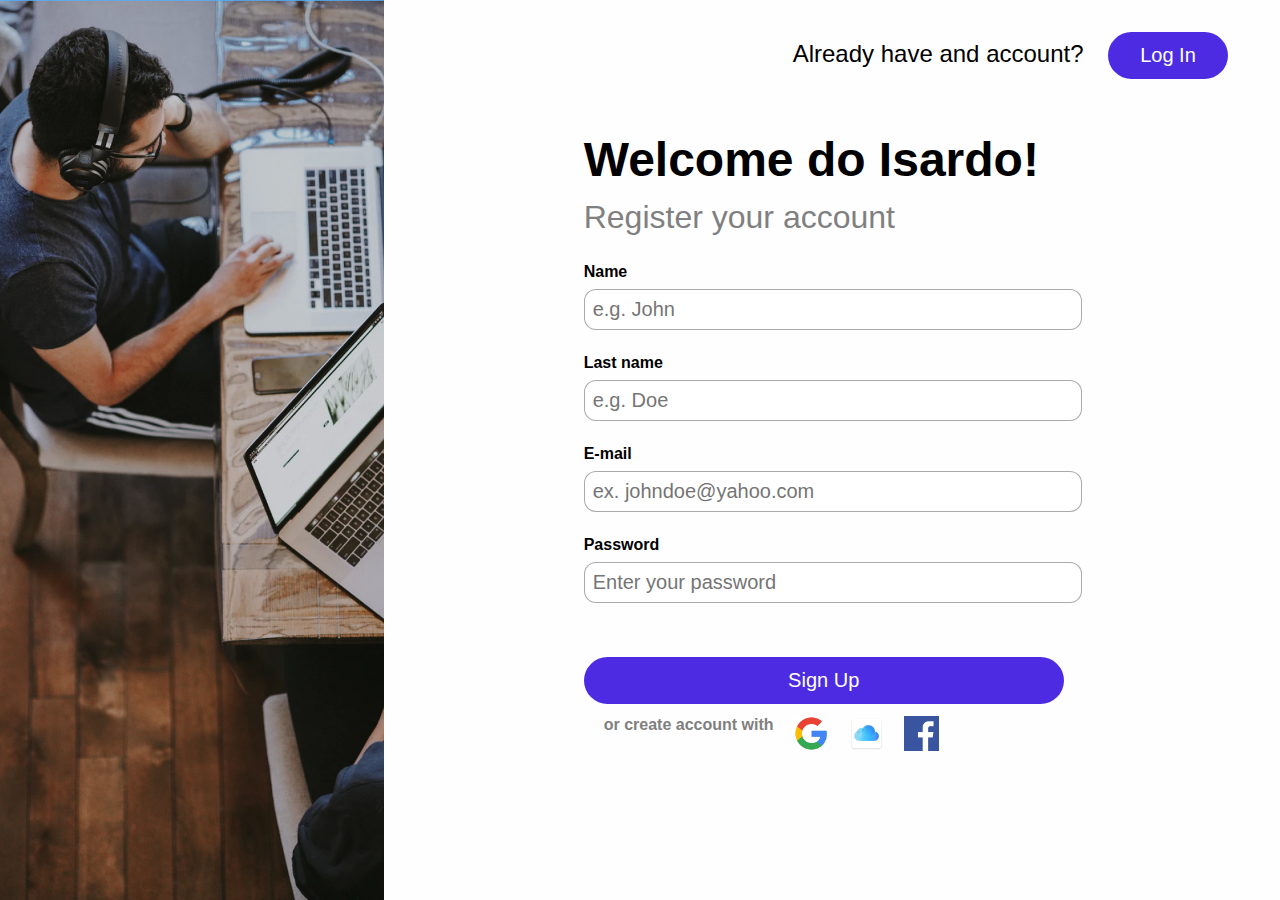
<file: public/index.html>
<!DOCTYPE HTML>
<HTML lang='pl-PL'>
<HEAD>
    <meta charset="UTF-8">
    <title>Isardo</title>
    <meta charset="utf-8">
    <link rel="shortcut icon" href="../images/icons/favicon.ico">
    <meta name="viewport" content="width=device-width, initial-scale=1, shrink-to-fit=no">
    <link rel="stylesheet" type="text/css" href="styles.css">
</HEAD>
<BODY>
<section class="login-left">
    <img src="../images/loginposter.png" alt="loginImageMainposter" draggable="false"/>
</section>
<section class="login-right" ID="login-right">
    <div class="login-top">
        <a class="loginFont">Already have and account?</a>
        <a href="Students.html"><button class="button-class button--login" ID="LogInButton">Log In</button></a>
    </div>
    <form class="login-form" ID="LoginMain">
        <h1>Welcome do Isardo!</h1>
        <h2>Register your account</h1>
            <a>Name</a></br>
            <input class="input-class" type="text" name="login1Name" placeholder="e.g. John"/></br>
            <a>Last name</a></br>
            <input class="input-class" type="text" name="login2Last" placeholder="e.g. Doe"/></br>
            <a>E-mail</a></br>
            <input class="input-class" type="email" name="login3Email" placeholder="ex. johndoe@yahoo.com"/></br>
            <a>Password</a></br>
            <input class="input-class" type="password" name="login4Password" placeholder="Enter your password"/></br>
            <button class="button-class button--signup" ID="SignUpButton">Sign Up</button>
            <div class="create-account-external">or create account with<div>
            <div class="external-account"><a href="https://www.google.com"><img src="../images/icons/external1Google.png" draggable="false"/></a></div>
            <div class="external-account"><a href="https://www.icloud.com"><img src="../images/icons/external2icloud.png" draggable="false"/></a></div>
            <div class="external-account"><a href="https://www.facebook.com"><img src="../images/icons/external3fb.png" draggable="false"/></a></div>
            </form>
</section>
<script src="../src/index.js"></script>
</BODY>
</HTML>
</file>
<file: public/styles.css>
body,section,div{
    margin: 0;
}

body{
    background-color:#fefefe;
    font-family:'Gill Sans', 'Gill Sans MT', Calibri, 'Trebuchet MS', sans-serif;
    overflow:hidden;
}

section.login-left{
    position:sticky;
    display:flex;
    float:left;
    height:100vh;
    position:relative;
    user-select:none;
    overflow: hidden;
    z-index:1;
    width:30%;
}
section.login-right{
    display:block;
    float:right;
    width:68vw;
    height:100vh;
    position:relative;
    user-select:none;
    z-index:0;
}
div.login-top{
    display:block;
    float:right;
    position:relative;
    text-align:right;
    user-select:none;
    overflow:hidden;
    padding:32px;
    height:4vh;
    width:100%;
}
div.login-top a{
    font-size:24px;
    margin-right:20px;
}
.login-form{
    position:relative;
    float:left;
    margin-left:20%;
}
.login-form>H1{
    font-size:48px;
    margin-bottom:0px;
}
.login-form>H2{
    margin-top:12px;
    font-size:32px;
    color:grey;
    font-weight:normal;
}
.create-account-external{
    display:flex;
    width:120%;
    margin:12px 10px 10px 20px;
    font-size:16px;
    color:grey;
    font-weight:bold;
}
.login-form a{
    color: black;
    font-family:inherit;
    font-size:16px;
    font-weight: bold;
    margin-top:20px;
}
.input-class{
    width:480px;
    height:auto;
    padding:8px;
    border-radius: 12px;
    outline:1px rgba(0,0,0,1);
    border: 1px solid rgba(136, 136, 136, 0.719);
    font-family:inherit;
    font-size:20px;
    color:rgba(136, 136, 136, 0.719);
    margin: 8px 0 24px 0;
}
.input-class--active{
    color:black;
    font-weight: bold;
    background-color: white;
    border-color:rgb(118, 72, 226);
}
.input-class--error{
    background-color:rgba(228, 52, 52, 0.248);
    border-color:rgba(228, 52, 52, 1);
}
.button-class{
    font-family:inherit;
    font-size: 20px;
    background-color:rgb(76, 43, 226);
    padding:12px;
    border-radius: 30px;
    color:#fff;
    cursor:pointer;
    margin:0;
    font-weight: lighter;
    border:none;
}
.button--login{
    width: 120px;
}
.button--signup{
    margin-top:30px;
    width: 480px;
}
.modal{
    position:absolute;
    display:block;
    height:100px;
    width:400px;
    background-color:#efefef;
    text-align:center;
    font-size:32px;
    margin:0 auto;
    padding-top:15px;
    outline: 2px solid rgb(76, 43, 226);
    border-radius:24px;
    box-shadow: 2px 2px 40px 10px lightgrey;
    top:-12%;
    right:20%;
    color:#545454;
    text-shadow: 1px 1px 20px grey;
}
.external-account{
    display:inline;
    background-color:none;
    width:35px;
    height:35px;
    float:left;
    margin-left:20px;
    cursor:pointer;
}
.external-account>a>img{
    width:100%;
}

/* ==== Students interface ==== */

section.ui-body {
    position:absolute;
    background-color:#F4F4F4;
    width:100%;
    Height:100%;
    user-select:none;
}
.text-main {
    float:left;
    margin: 20px 40px 40px 40px;
    font-family:inherit;
    font-size:42px;
    font-weight: bold;
}
.user-image-circle{
    border-radius:50%;
    overflow:hidden;
    width:50px;
    height:50px;
    display:block;
}
div.navigation>ul>li{
    display:inline;
    float:left;
    position:relative;
    list-style: none;
    margin: 0 20px 0 0;
    padding: 13px 0 0 0;
}
.navigation-button{
    display:block;
    width:120px;
    font-size:28px;
    font-weight:600;
    cursor:pointer;
    color:#656565;
    transition:0.5s;
}
.navigation-button:hover{
    color:#8f6fca;
    text-shadow: 1px 1px 10px #afa4c5;
    transition:0.2s;
}
.navigation-button--active{
    color:rgb(76, 43, 226);
}
.navigation-button__indicator{
    display:none;
    position:absolute;
    content:"";
    width:40px;
    height:4px;
    border-radius:20%;
    right:48%;
    text-align: center;
    background-color:rgb(76, 43, 226);
}
div.user-panel{
    display:flex;
    float:right;
    padding:10px;
    margin: 0px 40px 40px 0;
}
.user-panel>.user-panel-icon{
    height:45px;
    width:45px;
    cursor:pointer;
    text-align: center;
    margin:8px 32px 0 0;
}
.user-panel>.user-panel-icon>img{
    display:inline;
    height:80%;
    width:80%;
    margin-top: 4px;
}
.user-panel-menu--min>div{
    height:60px;
    width: 60px;
    overflow:hidden;
    cursor:pointer;
    text-align: center;
    margin:2px 0px 0 0;
    box-shadow: 0 0 16px rgba(0, 0, 0, 0.348);
}
.user-panel-menu--min>div>img{
    display:block;
    width:120%;
    margin-top: -12px;
    position:relative;
    float:left;
}
.user-panel-menu--min>img{
    display:inline;
    position:relative;
    padding:0;
    margin: 0 auto;
    top:-50%;
    right:-50%;
    width:30px;
    height:auto;
    float:right;
    cursor:pointer;
}
.user-panel--max{
    display:block;
    position:absolute;
    right: -20%;
    top:80px;
    z-index:1;
    transition:0.2s;
}
.user-panel--max>ul{
    list-style: none;
    display:block;
    width:100%;
}
.user-panel--max>ul>li{
    display:block;
    position:relative;
    text-align: center;
    margin: 0 auto;
    font-size:24px;
    padding:0 10px 0 10px;
}
.user-panel--max>ul>li:hover{
    color:rgb(76, 43, 226);
    text-shadow: 1px 1px 10px #afa4c5;
}
.user-panel--max__visible{
    top:80px;
    right: 2%;
    transition:0.2s;
}

section.main-ui-section{
    position:absolute;
    background:white;
    left:2%;
    top:16%;
    width:94%;
    height:77%;
    border-radius: 40px;
    padding:20px;
}
.button-class--addstudent{
    width:220px;
}
.input-class--search{
    float:right;
    position:relative;
    right:42%;
    width:16%;
    font-weight: 500;
    margin:0px;
    text-align:left;
}
.students-table{
    position:relative;
    float:left;
    width:60%;
    height:75%;
    transition: 0.1s;
}
.students-table--full{
    width:100%;
    transition: 0.1s;
}
.students-table>thead>tr>th{
    text-align:left;
    padding:30px 0 0 0;
    line-height: 30px;
    font-weight:bold;
    color:#aaa;
}
.students-table>tbody>tr{
    border-radius: 10%;
}
.students-table>tbody>tr:hover{
    background-color:#FDFDFD;
    box-shadow: 0 1px 22px rgb(187, 187, 187);
    border-radius: 10%;
}
.students-table>tbody>tr>td{
    outline:0;
    border-bottom: 1px solid #ddd;
    padding: 7px 0 7px 0;
    height:36px;
    margin:0;
    padding:0;
}
.students-table>tbody>tr>td>div{
    width:30px;
    height:30px;
    position:relative;
    float:right;
}
.students-table>tbody>tr>td>div>img{
    height:180%;
    display:block;
    position:relative;
    top:-20%;
    overflow: hidden;
}
.students-table>tbody>tr>td>a{
    font-size:16px;
    font-family: inherit;
    font-weight:bolder;
    display:block;
    position:relative;
    white-space: nowrap;
    overflow: hidden;
    text-overflow:ellipsis;
    user-select:text;
}
.student-data--name{
    width:80%;
}
.student-data--email{
    width:46%;
}
.student-data--subject{
    color:rgb(231, 182, 47);
}
div.students-sheet{
    float:right;
    width:25%;
    height:70vh;
    border-radius:4%;
    box-shadow: 0 0 40px 10px rgba(0, 0, 0, 0.26);
    transition:0.2s;
}
.students-sheet--image{
    height:150px;
    width:150px;
    margin:0 auto;
    position:relative;
    left:8%;
    overflow:hidden;
    margin-top:20px;
    box-shadow: 0 0 8px darkgrey;
}
.students-sheet--image>img{
    position:relative;
    height:160%;
    top:-20%;
}
.students-sheet--name{
    margin:20px 0 12px 0;
    display:block;
    width:100%;
    cursor:unset;
    text-align:center;
}
.students-sheet--name>a{
    font-family: inherit;
    font-size:30px;
    font-weight:bold;
}
.students-sheet--mail,.students-sheet--tel {
    display:block;
    width:100%;
    cursor:unset;
    text-align:center;
}
.students-sheet--mail>a,.students-sheet--tel>a{
    font-family: inherit;
    font-size:16px;
    color:rgb(160, 160, 160);
    line-height: 24px;
}
.students-sheet--edit{
    height:20px;
    width:20px;
    text-align:justify;
    float:left;
    position:relative;
    left:50%;
    cursor:pointer;
    color:rgb(76, 43, 226);
}
.students-sheet--edit>img{
    height:100%;
}
.students-sheet__overview{
    height:38%;
    margin:40px 0 0 30px;
    font-family: inherit;
    font-size:20px;
    font-weight:600;
}
div.overlay{
    position:absolute;
    display:none;
    width:100%;
    height:100%;
    top:0;
    background-color:rgba(0, 0, 0, 0.422);
    backdrop-filter:blur(6px);
}
.overlay__add-student{
    display:block;
    position:absolute;
    height:440px;
    width:560px;
    background-color:white;
    left:30vw;
    transform: translateY(-30%);
    box-shadow: 0 0 8px rgba(255, 255, 255, 0.322);
    border-radius: 24px;
    top: 20vw;
    transition:1s;
}
.overlay__add-student-text--header{
    color:rgb(76, 43, 226);
    font-size:38px;
    margin:30px 0 0 30px;
}
.overlay__add-student-text{
    display:block;
    position:relative;
    float:left;
    width:100%;
    margin: 30px 0 10px 20px;
    font-family:inherit;
    font-weight: bold;
}
.overlay__add-student-input{
    display:block;
    position:relative;
    float:left;
    margin:0 0 0 5%;
}
.overlay__add-student-button{
    width:90%;
    margin:12% 5% 0 5%;
}
.Exit{
    position:relative;
    float:right;
    text-align: center;
    margin:5% 10% 0 0;
    width:25px;
    font-family:inherit;
    font-size:20px;
    font-weight:bolder;
    color:black;
    cursor:pointer;
    border:1px solid grey;
    border-radius: 50%;
    transition: 0.8s;
}
.Exit:hover{
    box-shadow: 0 0 5px 2px rgba(107, 107, 107, 0.2);
    text-shadow: 1px 1px 2px gray;
    transition: 0.2s;
}
</file>
